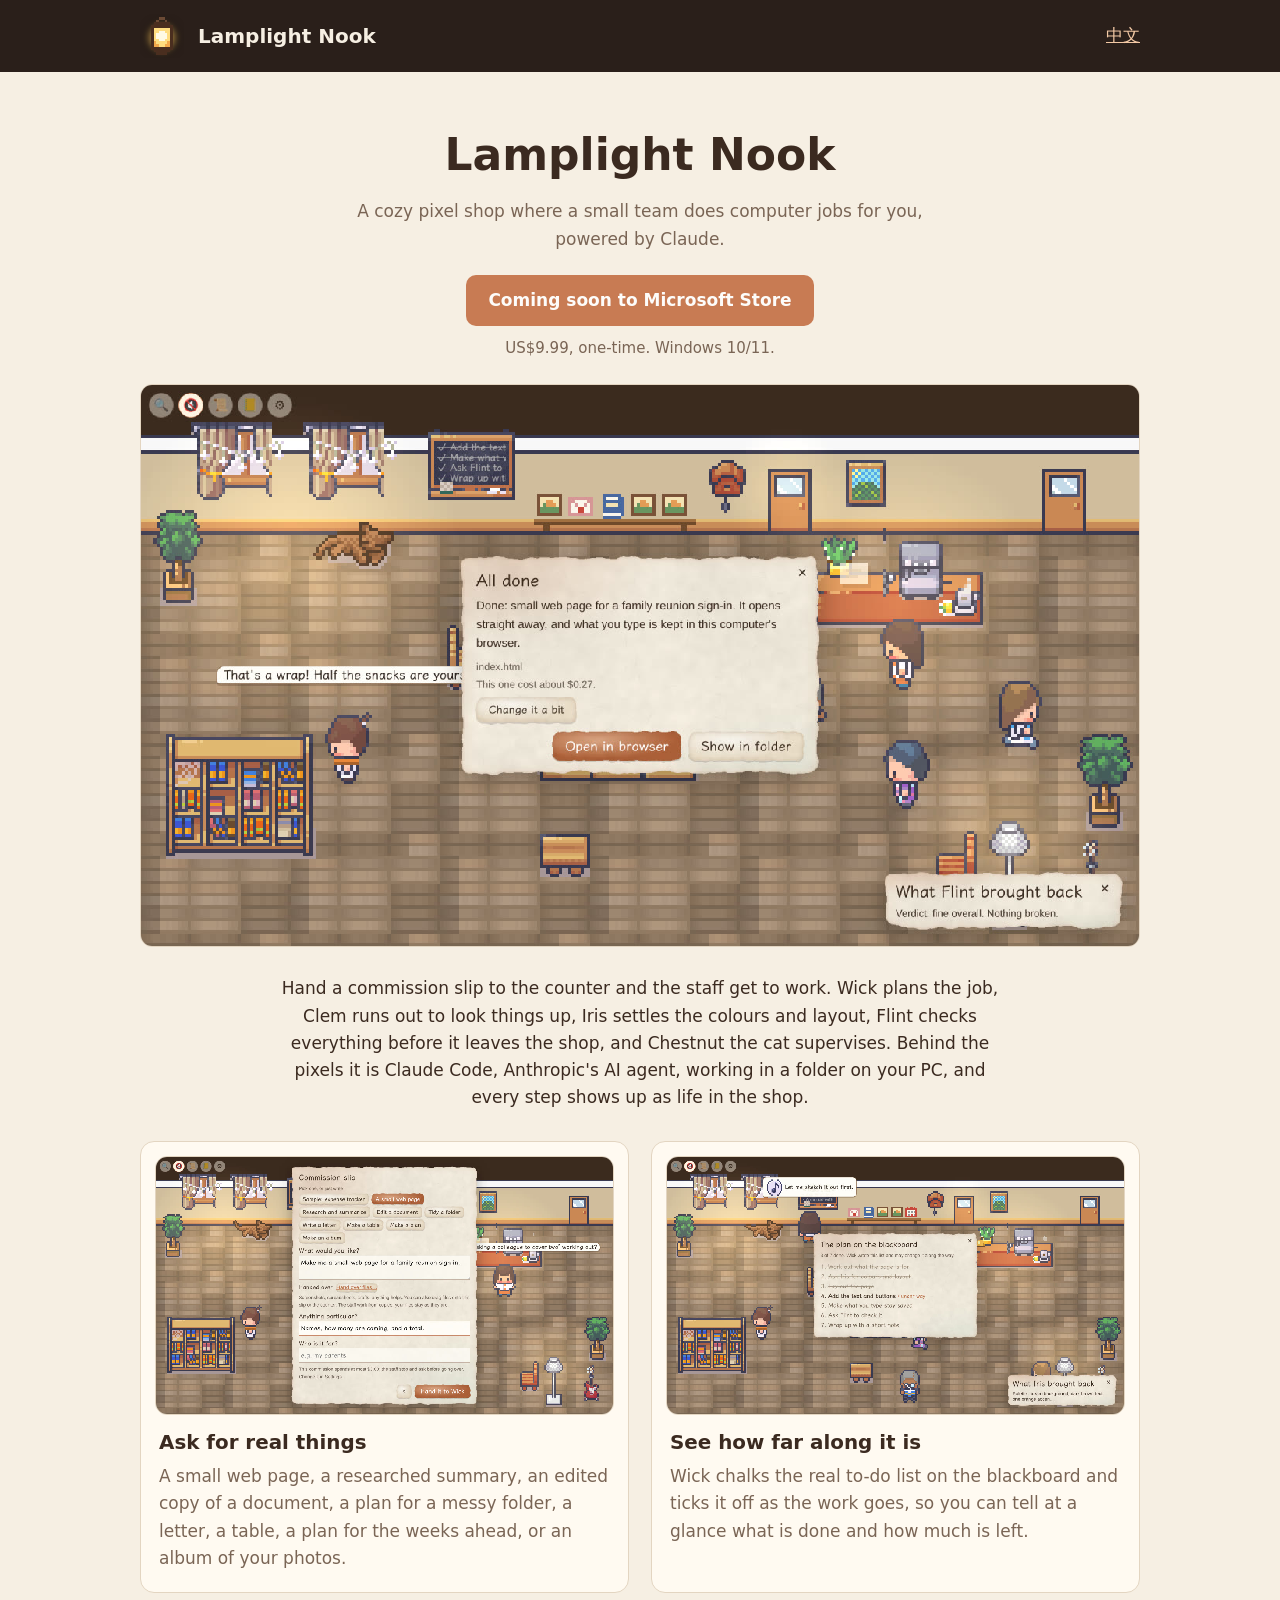
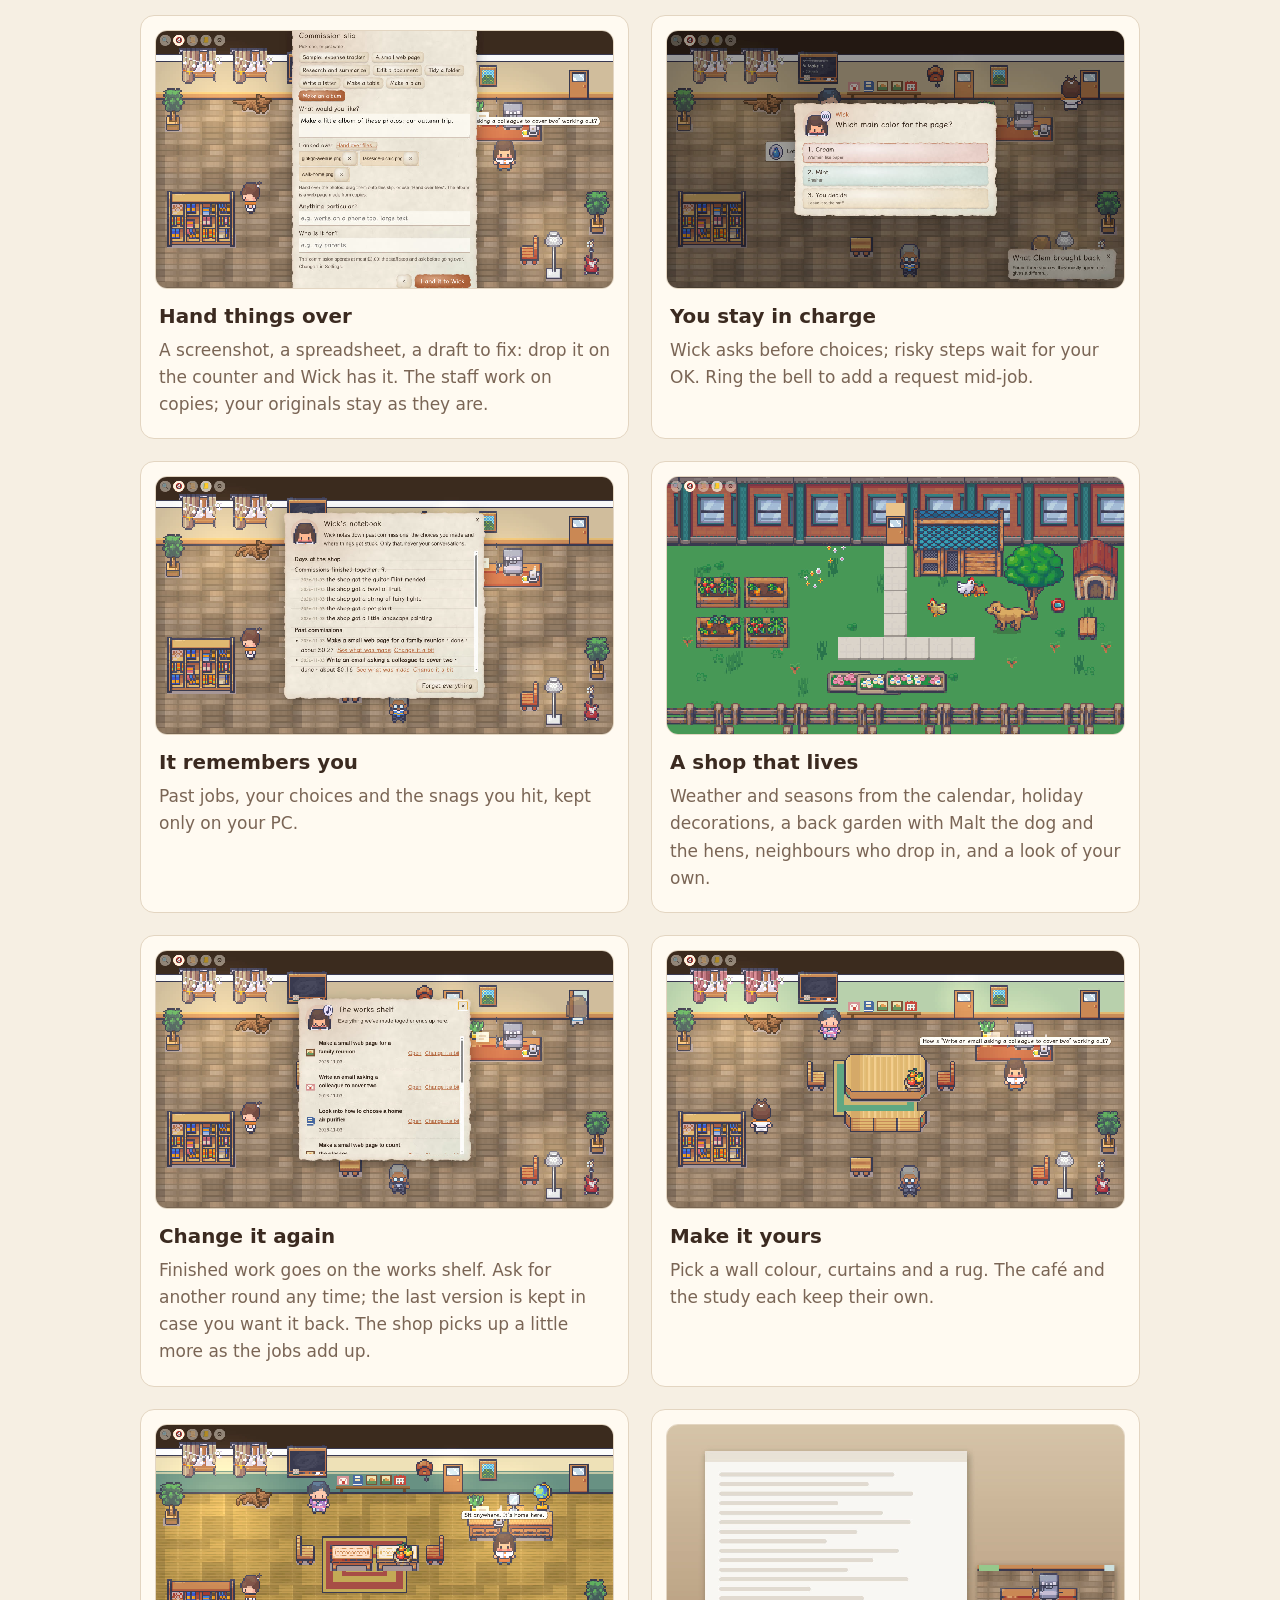
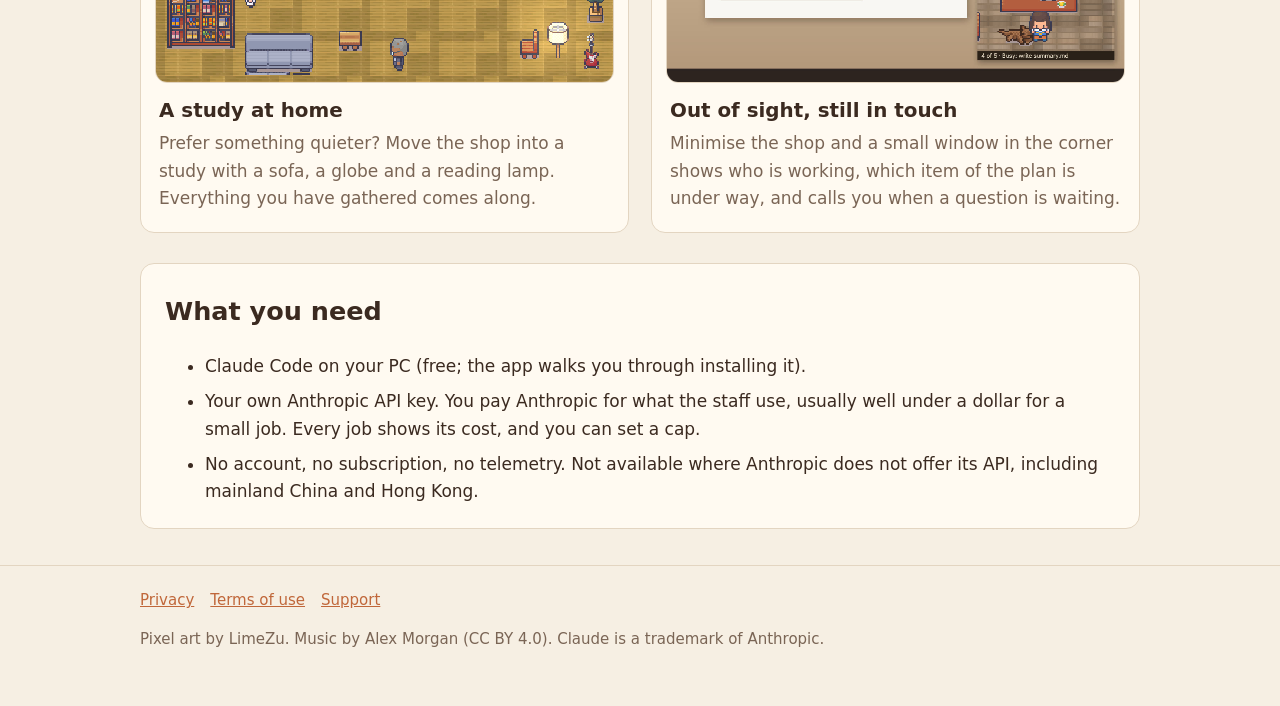
<file: index.html>
<!doctype html>
<html lang="en"><head><meta charset="utf-8"><meta name="viewport" content="width=device-width,initial-scale=1">
<title>Lamplight Nook</title><meta name="description" content="A cozy pixel shop where a small team does computer jobs for you, powered by Claude."><link rel="icon" href="img/icon.png"><style>:root{--paper:#f6efe3;--card:#fffaf1;--ink:#3b2a20;--soft:#7a6555;--accent:#c0673a;--line:#e3d5c1;--night:#2a1f1a}
@media (prefers-color-scheme:dark){:root{--paper:#221a15;--card:#2c221c;--ink:#f1e6d6;--soft:#c2ae99;--accent:#e08a5a;--line:#4a3a2f}}
*{box-sizing:border-box}body{margin:0;background:var(--paper);color:var(--ink);font:17px/1.6 system-ui,-apple-system,"Segoe UI","Microsoft YaHei",sans-serif}
a{color:var(--accent)}.wrap{max-width:1040px;margin:0 auto;padding:0 20px}
header{background:var(--night);color:#f6efe3}header .wrap{display:flex;align-items:center;gap:14px;padding:14px 20px}header img{width:44px;height:44px;image-rendering:pixelated}
header b{font-size:20px}header nav{margin-left:auto}header a{color:#f3c9a5}
.hero{padding:48px 0 24px;text-align:center}.hero h1{font-size:clamp(28px,5vw,44px);margin:0 0 8px}.hero p{color:var(--soft);margin:0 auto 22px;max-width:640px}
.soon{opacity:.85}.buy{display:inline-block;background:var(--accent);color:#fff;text-decoration:none;padding:12px 22px;border-radius:10px;font-weight:600}.price{display:block;margin-top:10px;color:var(--soft);font-size:15px}
.shot{width:100%;border-radius:12px;border:1px solid var(--line);display:block;image-rendering:pixelated}
.intro{max-width:720px;margin:28px auto 8px;text-align:center}
.feats{display:grid;grid-template-columns:repeat(auto-fit,minmax(min(100%,440px),1fr));gap:22px;margin:30px 0}
.feat{background:var(--card);border:1px solid var(--line);border-radius:14px;padding:14px}.feat h3{margin:12px 4px 4px}.feat p{margin:0 4px 6px;color:var(--soft)}
.need{background:var(--card);border:1px solid var(--line);border-radius:14px;padding:6px 24px;margin:10px 0 36px}.need li{margin:8px 0}
footer{border-top:1px solid var(--line);padding:22px 0 40px;color:var(--soft);font-size:15px}footer a{margin-right:16px}
.legal{max-width:760px;margin:0 auto;padding:30px 20px 60px}.legal h1{font-size:30px}.legal h2{font-size:21px;margin-top:28px}</style></head>
<body><header><div class="wrap"><img src="img/icon.png" alt=""><b>Lamplight Nook</b><nav><a href="zh.html">中文</a></nav></div></header>
<main class="wrap"><section class="hero"><h1>Lamplight Nook</h1><p>A cozy pixel shop where a small team does computer jobs for you, powered by Claude.</p><span class="buy soon">Coming soon to Microsoft Store</span><span class="price">US$9.99, one-time. Windows 10/11.</span></section>
<img class="shot" src="img/en-05-result.jpg" alt="">
<p class="intro">Hand a commission slip to the counter and the staff get to work. Wick plans the job, Clem runs out to look things up, Iris settles the colours and layout, Flint checks everything before it leaves the shop, and Chestnut the cat supervises. Behind the pixels it is Claude Code, Anthropic's AI agent, working in a folder on your PC, and every step shows up as life in the shop.</p>
<section class="feats"><div class="feat"><img class="shot" src="img/en-01-order.jpg" alt=""><h3>Ask for real things</h3><p>A small web page, a researched summary, an edited copy of a document, a plan for a messy folder, a letter, a table, a plan for the weeks ahead, or an album of your photos.</p></div><div class="feat"><img class="shot" src="img/en-02-board.jpg" alt=""><h3>See how far along it is</h3><p>Wick chalks the real to-do list on the blackboard and ticks it off as the work goes, so you can tell at a glance what is done and how much is left.</p></div><div class="feat"><img class="shot" src="img/en-03-materials.jpg" alt=""><h3>Hand things over</h3><p>A screenshot, a spreadsheet, a draft to fix: drop it on the counter and Wick has it. The staff work on copies; your originals stay as they are.</p></div><div class="feat"><img class="shot" src="img/en-04-question.jpg" alt=""><h3>You stay in charge</h3><p>Wick asks before choices; risky steps wait for your OK. Ring the bell to add a request mid-job.</p></div><div class="feat"><img class="shot" src="img/en-06-notebook.jpg" alt=""><h3>It remembers you</h3><p>Past jobs, your choices and the snags you hit, kept only on your PC.</p></div><div class="feat"><img class="shot" src="img/en-07-garden.jpg" alt=""><h3>A shop that lives</h3><p>Weather and seasons from the calendar, holiday decorations, a back garden with Malt the dog and the hens, neighbours who drop in, and a look of your own.</p></div><div class="feat"><img class="shot" src="img/en-08-shelf.jpg" alt=""><h3>Change it again</h3><p>Finished work goes on the works shelf. Ask for another round any time; the last version is kept in case you want it back. The shop picks up a little more as the jobs add up.</p></div><div class="feat"><img class="shot" src="img/en-11-furnish.jpg" alt=""><h3>Make it yours</h3><p>Pick a wall colour, curtains and a rug. The café and the study each keep their own.</p></div><div class="feat"><img class="shot" src="img/en-09-study.jpg" alt=""><h3>A study at home</h3><p>Prefer something quieter? Move the shop into a study with a sofa, a globe and a reading lamp. Everything you have gathered comes along.</p></div><div class="feat"><img class="shot" src="img/en-10-mini.jpg" alt=""><h3>Out of sight, still in touch</h3><p>Minimise the shop and a small window in the corner shows who is working, which item of the plan is under way, and calls you when a question is waiting.</p></div></section>
<section class="need"><h2>What you need</h2><ul><li>Claude Code on your PC (free; the app walks you through installing it).</li><li>Your own Anthropic API key. You pay Anthropic for what the staff use, usually well under a dollar for a small job. Every job shows its cost, and you can set a cap.</li><li>No account, no subscription, no telemetry. Not available where Anthropic does not offer its API, including mainland China and Hong Kong.</li></ul></section></main>
<footer><div class="wrap"><a href="privacy.html">Privacy</a><a href="terms.html">Terms of use</a><a href="mailto:24kplo@gmail.com">Support</a><p>Pixel art by LimeZu. Music by Alex Morgan (CC BY 4.0). Claude is a trademark of Anthropic.</p></div></footer></body></html>
</file>
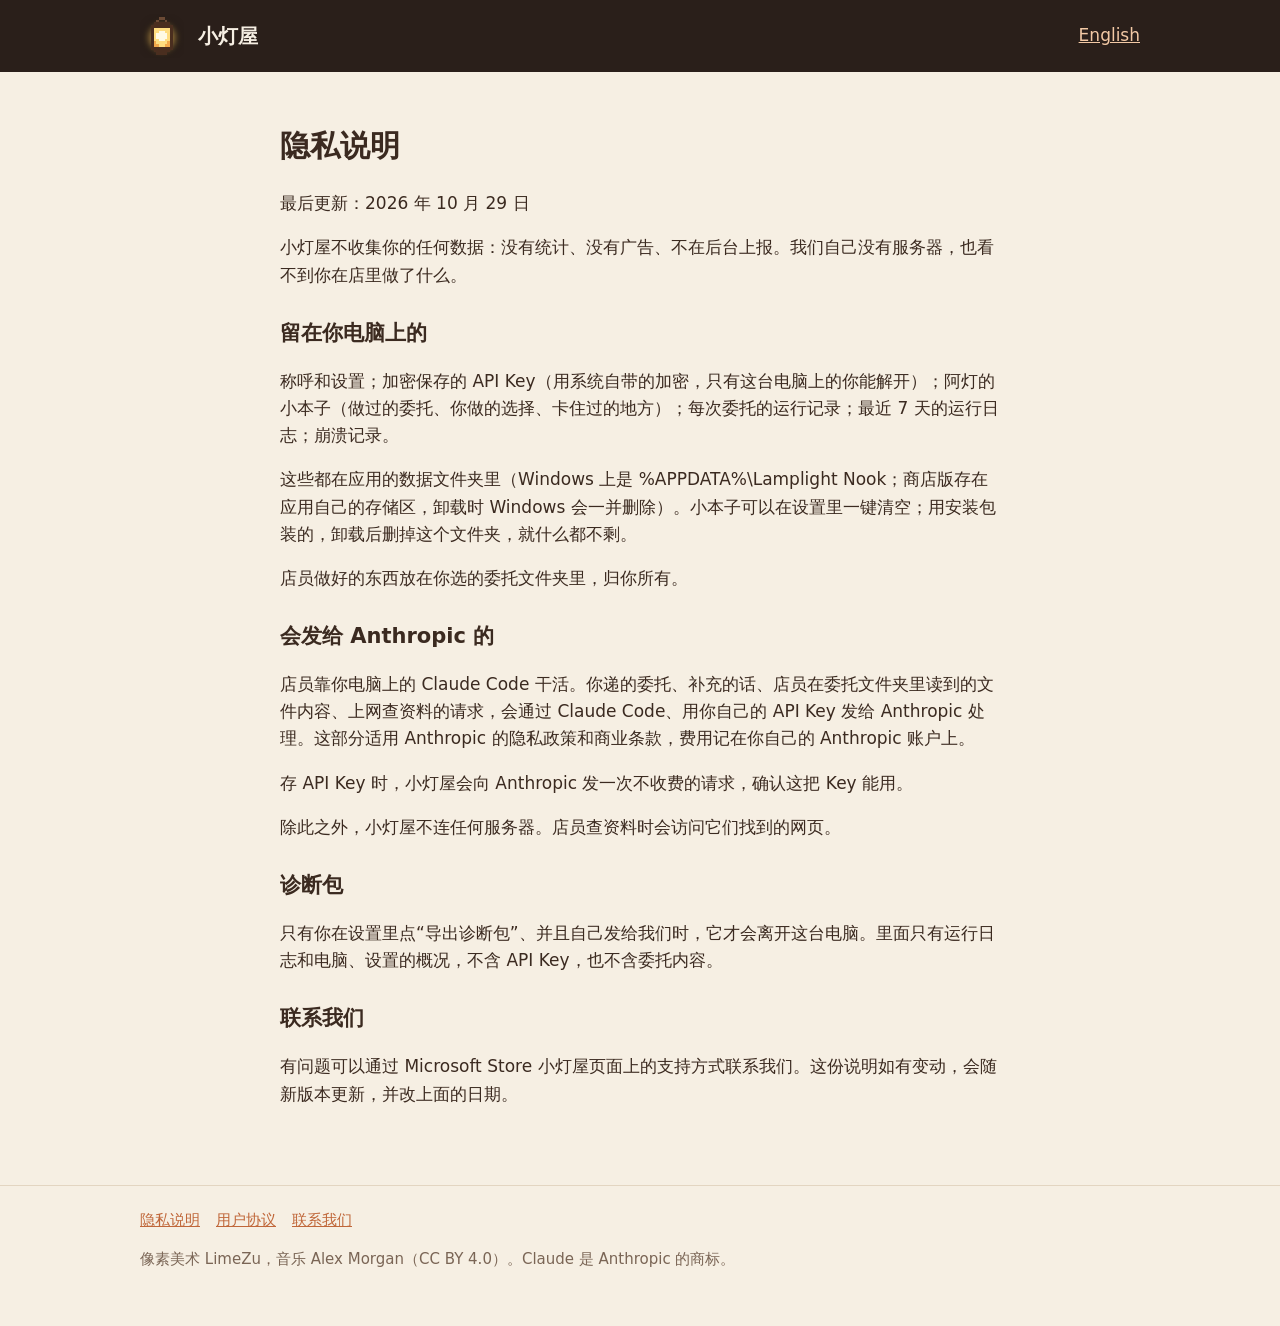
<file: privacy-zh.html>
<!doctype html>
<html lang="zh-CN"><head><meta charset="utf-8"><meta name="viewport" content="width=device-width,initial-scale=1">
<title>隐私说明 - 小灯屋</title><meta name="description" content="一间温馨的像素小店，店员们用 Claude 帮你把电脑上的活儿做好。"><link rel="icon" href="img/icon.png"><style>:root{--paper:#f6efe3;--card:#fffaf1;--ink:#3b2a20;--soft:#7a6555;--accent:#c0673a;--line:#e3d5c1;--night:#2a1f1a}
@media (prefers-color-scheme:dark){:root{--paper:#221a15;--card:#2c221c;--ink:#f1e6d6;--soft:#c2ae99;--accent:#e08a5a;--line:#4a3a2f}}
*{box-sizing:border-box}body{margin:0;background:var(--paper);color:var(--ink);font:17px/1.6 system-ui,-apple-system,"Segoe UI","Microsoft YaHei",sans-serif}
a{color:var(--accent)}.wrap{max-width:1040px;margin:0 auto;padding:0 20px}
header{background:var(--night);color:#f6efe3}header .wrap{display:flex;align-items:center;gap:14px;padding:14px 20px}header img{width:44px;height:44px;image-rendering:pixelated}
header b{font-size:20px}header nav{margin-left:auto}header a{color:#f3c9a5}
.hero{padding:48px 0 24px;text-align:center}.hero h1{font-size:clamp(28px,5vw,44px);margin:0 0 8px}.hero p{color:var(--soft);margin:0 auto 22px;max-width:640px}
.soon{opacity:.85}.buy{display:inline-block;background:var(--accent);color:#fff;text-decoration:none;padding:12px 22px;border-radius:10px;font-weight:600}.price{display:block;margin-top:10px;color:var(--soft);font-size:15px}
.shot{width:100%;border-radius:12px;border:1px solid var(--line);display:block;image-rendering:pixelated}
.intro{max-width:720px;margin:28px auto 8px;text-align:center}
.feats{display:grid;grid-template-columns:repeat(auto-fit,minmax(min(100%,440px),1fr));gap:22px;margin:30px 0}
.feat{background:var(--card);border:1px solid var(--line);border-radius:14px;padding:14px}.feat h3{margin:12px 4px 4px}.feat p{margin:0 4px 6px;color:var(--soft)}
.need{background:var(--card);border:1px solid var(--line);border-radius:14px;padding:6px 24px;margin:10px 0 36px}.need li{margin:8px 0}
footer{border-top:1px solid var(--line);padding:22px 0 40px;color:var(--soft);font-size:15px}footer a{margin-right:16px}
.legal{max-width:760px;margin:0 auto;padding:30px 20px 60px}.legal h1{font-size:30px}.legal h2{font-size:21px;margin-top:28px}</style></head>
<body><header><div class="wrap"><img src="img/icon.png" alt=""><b>小灯屋</b><nav><a href="index.html">English</a></nav></div></header>
<main class="legal"><h1>隐私说明</h1>
<p>最后更新：2026 年 10 月 29 日</p>
<p>小灯屋不收集你的任何数据：没有统计、没有广告、不在后台上报。我们自己没有服务器，也看不到你在店里做了什么。</p>
<h2>留在你电脑上的</h2>
<p>称呼和设置；加密保存的 API Key（用系统自带的加密，只有这台电脑上的你能解开）；阿灯的小本子（做过的委托、你做的选择、卡住过的地方）；每次委托的运行记录；最近 7 天的运行日志；崩溃记录。</p>
<p>这些都在应用的数据文件夹里（Windows 上是 %APPDATA%\Lamplight Nook；商店版存在应用自己的存储区，卸载时 Windows 会一并删除）。小本子可以在设置里一键清空；用安装包装的，卸载后删掉这个文件夹，就什么都不剩。</p>
<p>店员做好的东西放在你选的委托文件夹里，归你所有。</p>
<h2>会发给 Anthropic 的</h2>
<p>店员靠你电脑上的 Claude Code 干活。你递的委托、补充的话、店员在委托文件夹里读到的文件内容、上网查资料的请求，会通过 Claude Code、用你自己的 API Key 发给 Anthropic 处理。这部分适用 Anthropic 的隐私政策和商业条款，费用记在你自己的 Anthropic 账户上。</p>
<p>存 API Key 时，小灯屋会向 Anthropic 发一次不收费的请求，确认这把 Key 能用。</p>
<p>除此之外，小灯屋不连任何服务器。店员查资料时会访问它们找到的网页。</p>
<h2>诊断包</h2>
<p>只有你在设置里点“导出诊断包”、并且自己发给我们时，它才会离开这台电脑。里面只有运行日志和电脑、设置的概况，不含 API Key，也不含委托内容。</p>
<h2>联系我们</h2>
<p>有问题可以通过 Microsoft Store 小灯屋页面上的支持方式联系我们。这份说明如有变动，会随新版本更新，并改上面的日期。</p></main>
<footer><div class="wrap"><a href="privacy-zh.html">隐私说明</a><a href="terms-zh.html">用户协议</a><a href="https://github.com/LewisSwan24/lamplight-nook-site/issues">联系我们</a><p>像素美术 LimeZu，音乐 Alex Morgan（CC BY 4.0）。Claude 是 Anthropic 的商标。</p></div></footer></body></html>
</file>
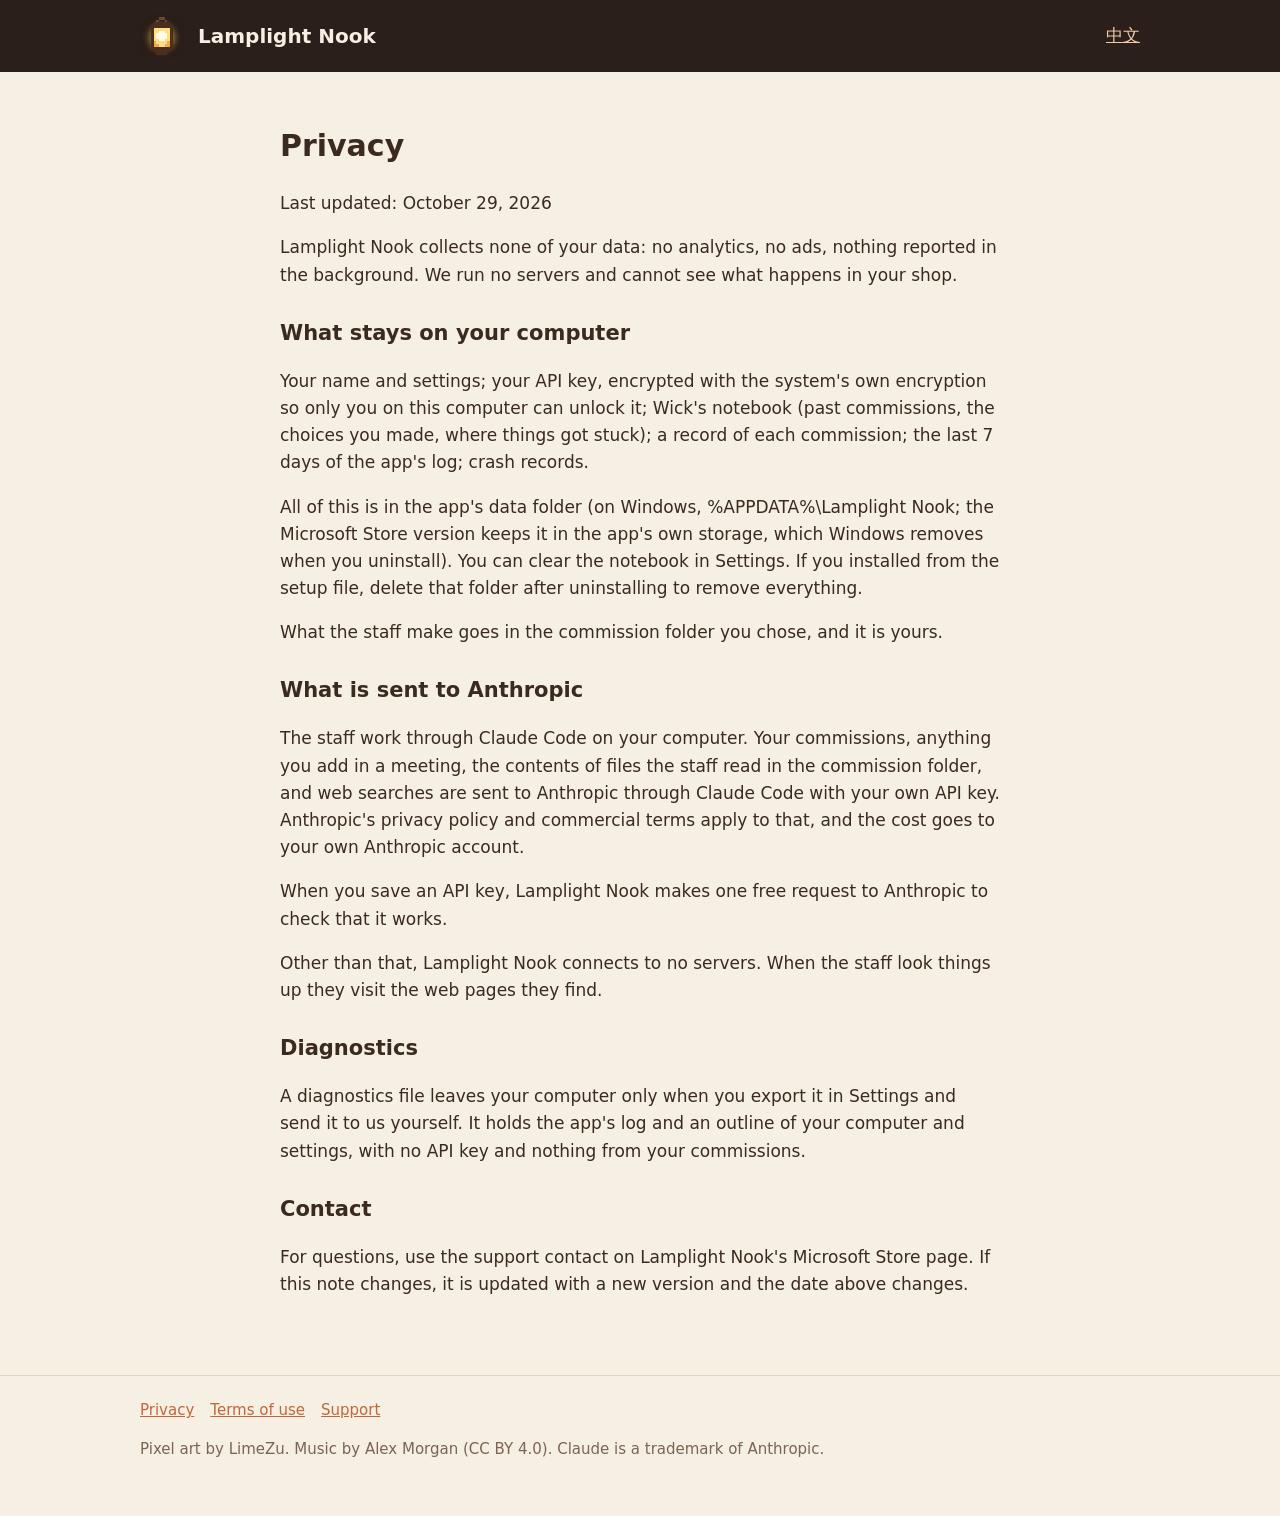
<file: privacy.html>
<!doctype html>
<html lang="en"><head><meta charset="utf-8"><meta name="viewport" content="width=device-width,initial-scale=1">
<title>Privacy - Lamplight Nook</title><meta name="description" content="A cozy pixel shop where a small team does computer jobs for you, powered by Claude."><link rel="icon" href="img/icon.png"><style>:root{--paper:#f6efe3;--card:#fffaf1;--ink:#3b2a20;--soft:#7a6555;--accent:#c0673a;--line:#e3d5c1;--night:#2a1f1a}
@media (prefers-color-scheme:dark){:root{--paper:#221a15;--card:#2c221c;--ink:#f1e6d6;--soft:#c2ae99;--accent:#e08a5a;--line:#4a3a2f}}
*{box-sizing:border-box}body{margin:0;background:var(--paper);color:var(--ink);font:17px/1.6 system-ui,-apple-system,"Segoe UI","Microsoft YaHei",sans-serif}
a{color:var(--accent)}.wrap{max-width:1040px;margin:0 auto;padding:0 20px}
header{background:var(--night);color:#f6efe3}header .wrap{display:flex;align-items:center;gap:14px;padding:14px 20px}header img{width:44px;height:44px;image-rendering:pixelated}
header b{font-size:20px}header nav{margin-left:auto}header a{color:#f3c9a5}
.hero{padding:48px 0 24px;text-align:center}.hero h1{font-size:clamp(28px,5vw,44px);margin:0 0 8px}.hero p{color:var(--soft);margin:0 auto 22px;max-width:640px}
.soon{opacity:.85}.buy{display:inline-block;background:var(--accent);color:#fff;text-decoration:none;padding:12px 22px;border-radius:10px;font-weight:600}.price{display:block;margin-top:10px;color:var(--soft);font-size:15px}
.shot{width:100%;border-radius:12px;border:1px solid var(--line);display:block;image-rendering:pixelated}
.intro{max-width:720px;margin:28px auto 8px;text-align:center}
.feats{display:grid;grid-template-columns:repeat(auto-fit,minmax(min(100%,440px),1fr));gap:22px;margin:30px 0}
.feat{background:var(--card);border:1px solid var(--line);border-radius:14px;padding:14px}.feat h3{margin:12px 4px 4px}.feat p{margin:0 4px 6px;color:var(--soft)}
.need{background:var(--card);border:1px solid var(--line);border-radius:14px;padding:6px 24px;margin:10px 0 36px}.need li{margin:8px 0}
footer{border-top:1px solid var(--line);padding:22px 0 40px;color:var(--soft);font-size:15px}footer a{margin-right:16px}
.legal{max-width:760px;margin:0 auto;padding:30px 20px 60px}.legal h1{font-size:30px}.legal h2{font-size:21px;margin-top:28px}</style></head>
<body><header><div class="wrap"><img src="img/icon.png" alt=""><b>Lamplight Nook</b><nav><a href="zh.html">中文</a></nav></div></header>
<main class="legal"><h1>Privacy</h1>
<p>Last updated: October 29, 2026</p>
<p>Lamplight Nook collects none of your data: no analytics, no ads, nothing reported in the background. We run no servers and cannot see what happens in your shop.</p>
<h2>What stays on your computer</h2>
<p>Your name and settings; your API key, encrypted with the system's own encryption so only you on this computer can unlock it; Wick's notebook (past commissions, the choices you made, where things got stuck); a record of each commission; the last 7 days of the app's log; crash records.</p>
<p>All of this is in the app's data folder (on Windows, %APPDATA%\Lamplight Nook; the Microsoft Store version keeps it in the app's own storage, which Windows removes when you uninstall). You can clear the notebook in Settings. If you installed from the setup file, delete that folder after uninstalling to remove everything.</p>
<p>What the staff make goes in the commission folder you chose, and it is yours.</p>
<h2>What is sent to Anthropic</h2>
<p>The staff work through Claude Code on your computer. Your commissions, anything you add in a meeting, the contents of files the staff read in the commission folder, and web searches are sent to Anthropic through Claude Code with your own API key. Anthropic's privacy policy and commercial terms apply to that, and the cost goes to your own Anthropic account.</p>
<p>When you save an API key, Lamplight Nook makes one free request to Anthropic to check that it works.</p>
<p>Other than that, Lamplight Nook connects to no servers. When the staff look things up they visit the web pages they find.</p>
<h2>Diagnostics</h2>
<p>A diagnostics file leaves your computer only when you export it in Settings and send it to us yourself. It holds the app's log and an outline of your computer and settings, with no API key and nothing from your commissions.</p>
<h2>Contact</h2>
<p>For questions, use the support contact on Lamplight Nook's Microsoft Store page. If this note changes, it is updated with a new version and the date above changes.</p></main>
<footer><div class="wrap"><a href="privacy.html">Privacy</a><a href="terms.html">Terms of use</a><a href="https://github.com/LewisSwan24/lamplight-nook-site/issues">Support</a><p>Pixel art by LimeZu. Music by Alex Morgan (CC BY 4.0). Claude is a trademark of Anthropic.</p></div></footer></body></html>
</file>
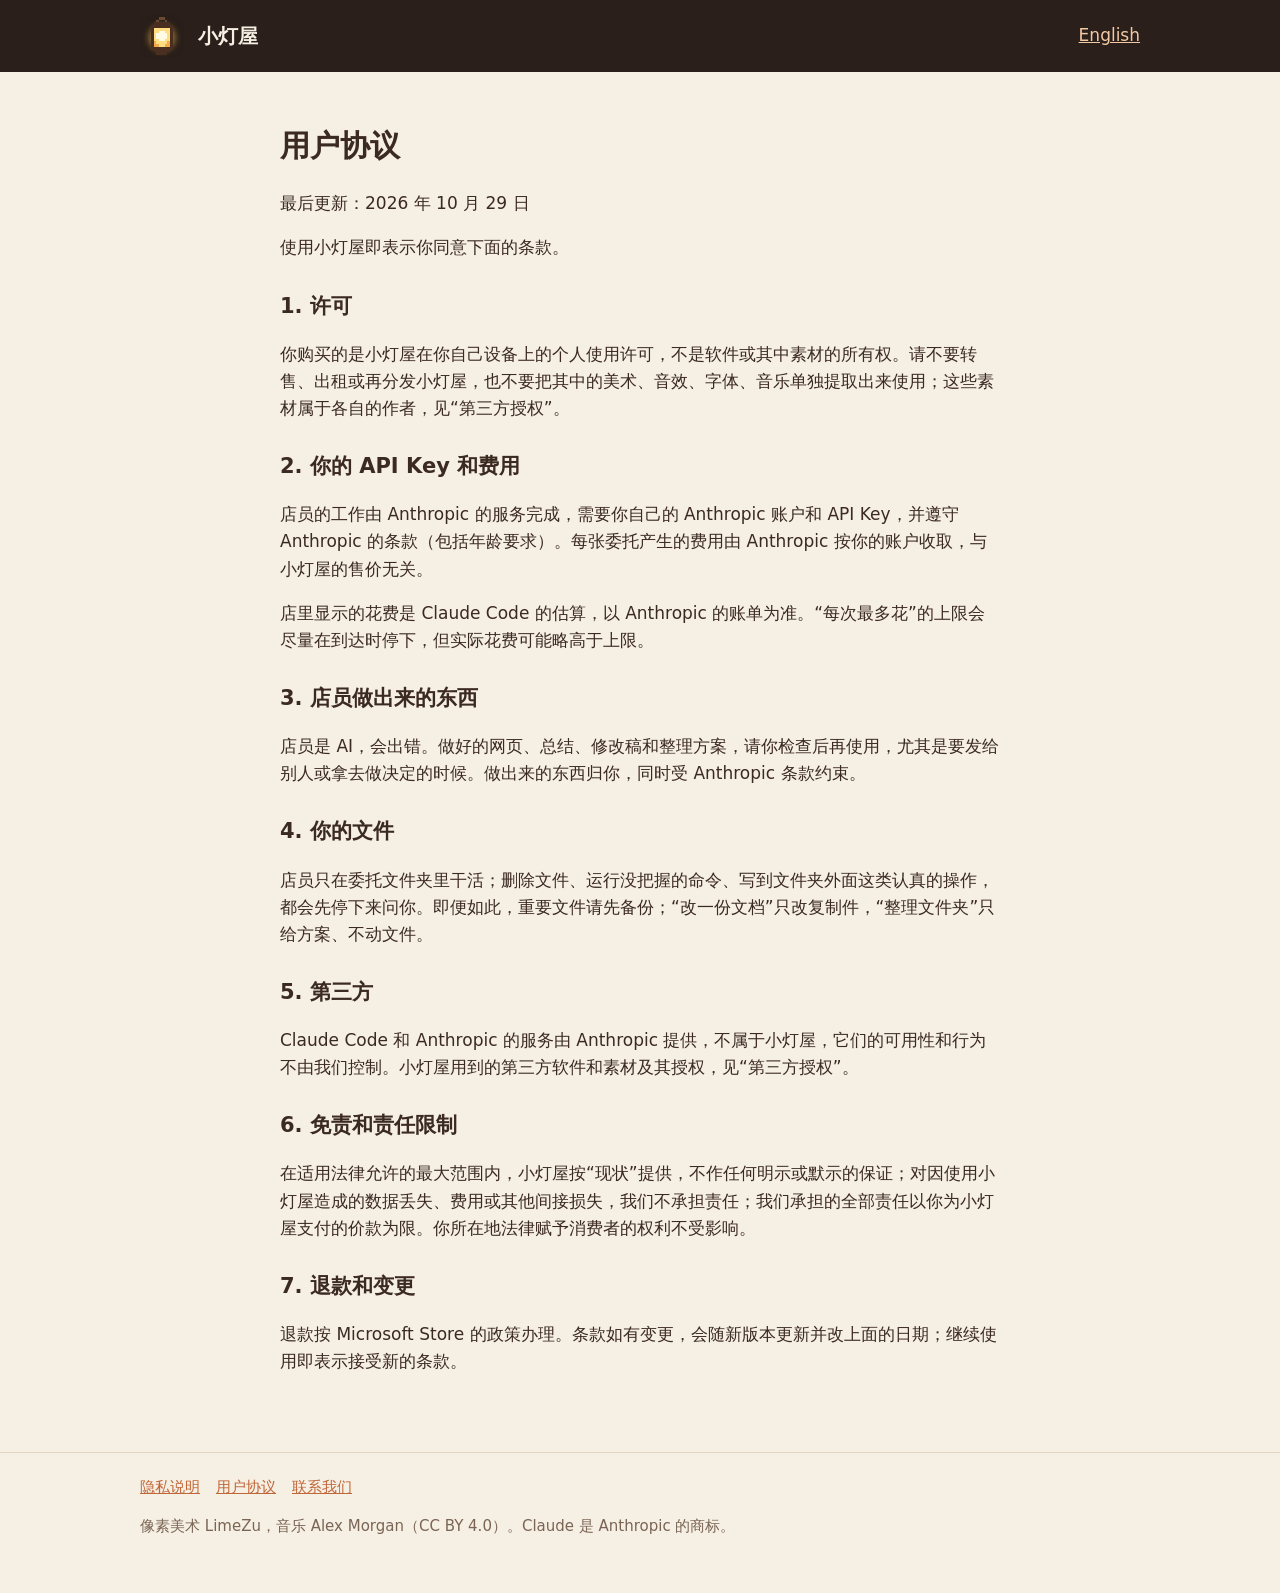
<file: terms-zh.html>
<!doctype html>
<html lang="zh-CN"><head><meta charset="utf-8"><meta name="viewport" content="width=device-width,initial-scale=1">
<title>用户协议 - 小灯屋</title><meta name="description" content="一间温馨的像素小店，店员们用 Claude 帮你把电脑上的活儿做好。"><link rel="icon" href="img/icon.png"><style>:root{--paper:#f6efe3;--card:#fffaf1;--ink:#3b2a20;--soft:#7a6555;--accent:#c0673a;--line:#e3d5c1;--night:#2a1f1a}
@media (prefers-color-scheme:dark){:root{--paper:#221a15;--card:#2c221c;--ink:#f1e6d6;--soft:#c2ae99;--accent:#e08a5a;--line:#4a3a2f}}
*{box-sizing:border-box}body{margin:0;background:var(--paper);color:var(--ink);font:17px/1.6 system-ui,-apple-system,"Segoe UI","Microsoft YaHei",sans-serif}
a{color:var(--accent)}.wrap{max-width:1040px;margin:0 auto;padding:0 20px}
header{background:var(--night);color:#f6efe3}header .wrap{display:flex;align-items:center;gap:14px;padding:14px 20px}header img{width:44px;height:44px;image-rendering:pixelated}
header b{font-size:20px}header nav{margin-left:auto}header a{color:#f3c9a5}
.hero{padding:48px 0 24px;text-align:center}.hero h1{font-size:clamp(28px,5vw,44px);margin:0 0 8px}.hero p{color:var(--soft);margin:0 auto 22px;max-width:640px}
.soon{opacity:.85}.buy{display:inline-block;background:var(--accent);color:#fff;text-decoration:none;padding:12px 22px;border-radius:10px;font-weight:600}.price{display:block;margin-top:10px;color:var(--soft);font-size:15px}
.shot{width:100%;border-radius:12px;border:1px solid var(--line);display:block;image-rendering:pixelated}
.intro{max-width:720px;margin:28px auto 8px;text-align:center}
.feats{display:grid;grid-template-columns:repeat(auto-fit,minmax(min(100%,440px),1fr));gap:22px;margin:30px 0}
.feat{background:var(--card);border:1px solid var(--line);border-radius:14px;padding:14px}.feat h3{margin:12px 4px 4px}.feat p{margin:0 4px 6px;color:var(--soft)}
.need{background:var(--card);border:1px solid var(--line);border-radius:14px;padding:6px 24px;margin:10px 0 36px}.need li{margin:8px 0}
footer{border-top:1px solid var(--line);padding:22px 0 40px;color:var(--soft);font-size:15px}footer a{margin-right:16px}
.legal{max-width:760px;margin:0 auto;padding:30px 20px 60px}.legal h1{font-size:30px}.legal h2{font-size:21px;margin-top:28px}</style></head>
<body><header><div class="wrap"><img src="img/icon.png" alt=""><b>小灯屋</b><nav><a href="index.html">English</a></nav></div></header>
<main class="legal"><h1>用户协议</h1>
<p>最后更新：2026 年 10 月 29 日</p>
<p>使用小灯屋即表示你同意下面的条款。</p>
<h2>1. 许可</h2>
<p>你购买的是小灯屋在你自己设备上的个人使用许可，不是软件或其中素材的所有权。请不要转售、出租或再分发小灯屋，也不要把其中的美术、音效、字体、音乐单独提取出来使用；这些素材属于各自的作者，见“第三方授权”。</p>
<h2>2. 你的 API Key 和费用</h2>
<p>店员的工作由 Anthropic 的服务完成，需要你自己的 Anthropic 账户和 API Key，并遵守 Anthropic 的条款（包括年龄要求）。每张委托产生的费用由 Anthropic 按你的账户收取，与小灯屋的售价无关。</p>
<p>店里显示的花费是 Claude Code 的估算，以 Anthropic 的账单为准。“每次最多花”的上限会尽量在到达时停下，但实际花费可能略高于上限。</p>
<h2>3. 店员做出来的东西</h2>
<p>店员是 AI，会出错。做好的网页、总结、修改稿和整理方案，请你检查后再使用，尤其是要发给别人或拿去做决定的时候。做出来的东西归你，同时受 Anthropic 条款约束。</p>
<h2>4. 你的文件</h2>
<p>店员只在委托文件夹里干活；删除文件、运行没把握的命令、写到文件夹外面这类认真的操作，都会先停下来问你。即便如此，重要文件请先备份；“改一份文档”只改复制件，“整理文件夹”只给方案、不动文件。</p>
<h2>5. 第三方</h2>
<p>Claude Code 和 Anthropic 的服务由 Anthropic 提供，不属于小灯屋，它们的可用性和行为不由我们控制。小灯屋用到的第三方软件和素材及其授权，见“第三方授权”。</p>
<h2>6. 免责和责任限制</h2>
<p>在适用法律允许的最大范围内，小灯屋按“现状”提供，不作任何明示或默示的保证；对因使用小灯屋造成的数据丢失、费用或其他间接损失，我们不承担责任；我们承担的全部责任以你为小灯屋支付的价款为限。你所在地法律赋予消费者的权利不受影响。</p>
<h2>7. 退款和变更</h2>
<p>退款按 Microsoft Store 的政策办理。条款如有变更，会随新版本更新并改上面的日期；继续使用即表示接受新的条款。</p></main>
<footer><div class="wrap"><a href="privacy-zh.html">隐私说明</a><a href="terms-zh.html">用户协议</a><a href="https://github.com/LewisSwan24/lamplight-nook-site/issues">联系我们</a><p>像素美术 LimeZu，音乐 Alex Morgan（CC BY 4.0）。Claude 是 Anthropic 的商标。</p></div></footer></body></html>
</file>
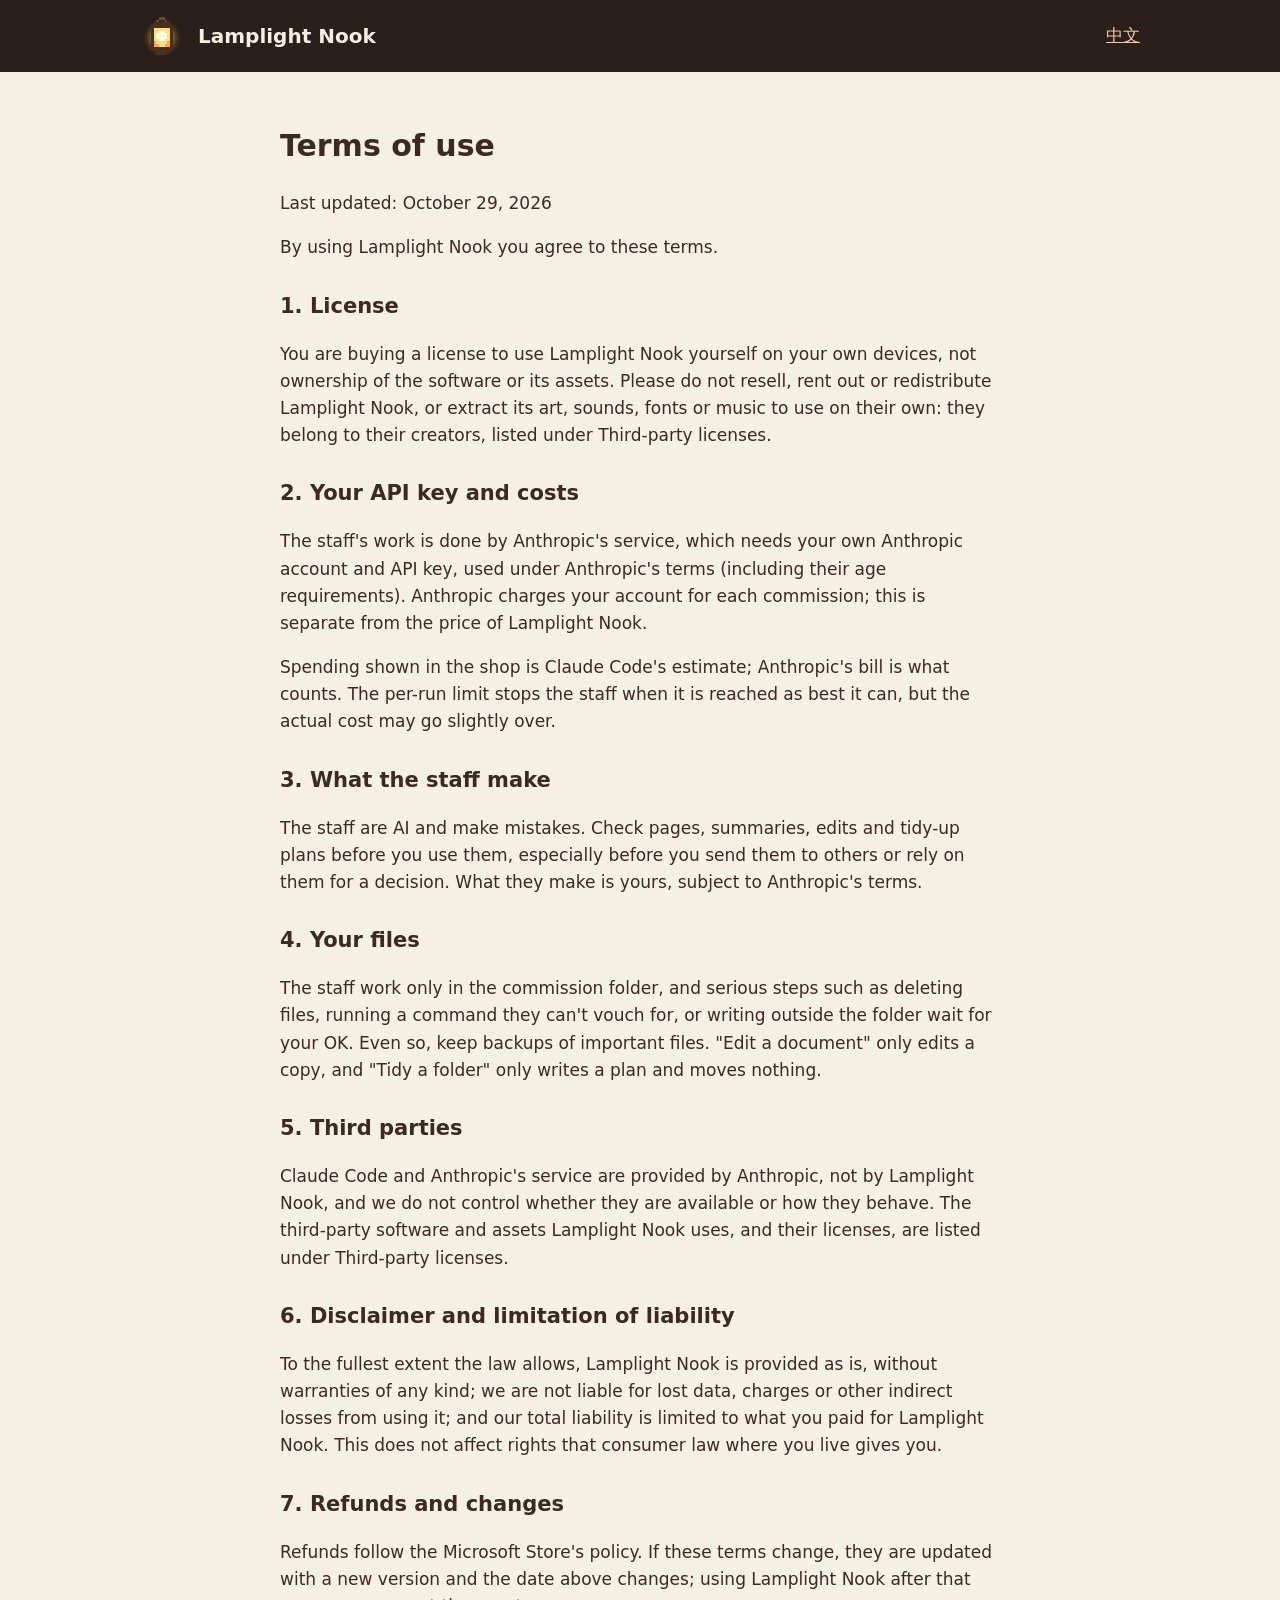
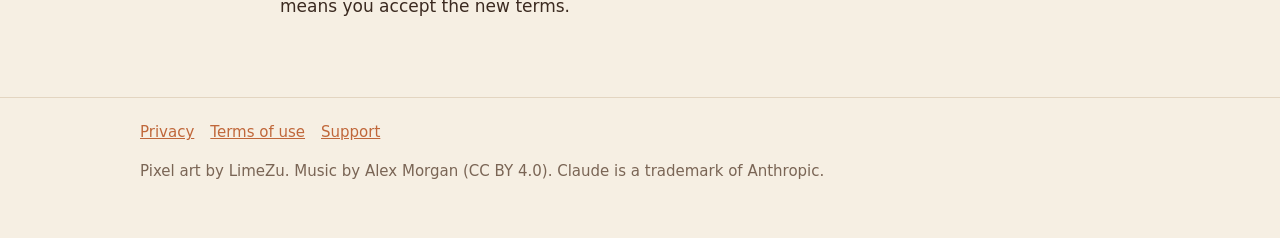
<file: terms.html>
<!doctype html>
<html lang="en"><head><meta charset="utf-8"><meta name="viewport" content="width=device-width,initial-scale=1">
<title>Terms of use - Lamplight Nook</title><meta name="description" content="A cozy pixel shop where a small team does computer jobs for you, powered by Claude."><link rel="icon" href="img/icon.png"><style>:root{--paper:#f6efe3;--card:#fffaf1;--ink:#3b2a20;--soft:#7a6555;--accent:#c0673a;--line:#e3d5c1;--night:#2a1f1a}
@media (prefers-color-scheme:dark){:root{--paper:#221a15;--card:#2c221c;--ink:#f1e6d6;--soft:#c2ae99;--accent:#e08a5a;--line:#4a3a2f}}
*{box-sizing:border-box}body{margin:0;background:var(--paper);color:var(--ink);font:17px/1.6 system-ui,-apple-system,"Segoe UI","Microsoft YaHei",sans-serif}
a{color:var(--accent)}.wrap{max-width:1040px;margin:0 auto;padding:0 20px}
header{background:var(--night);color:#f6efe3}header .wrap{display:flex;align-items:center;gap:14px;padding:14px 20px}header img{width:44px;height:44px;image-rendering:pixelated}
header b{font-size:20px}header nav{margin-left:auto}header a{color:#f3c9a5}
.hero{padding:48px 0 24px;text-align:center}.hero h1{font-size:clamp(28px,5vw,44px);margin:0 0 8px}.hero p{color:var(--soft);margin:0 auto 22px;max-width:640px}
.soon{opacity:.85}.buy{display:inline-block;background:var(--accent);color:#fff;text-decoration:none;padding:12px 22px;border-radius:10px;font-weight:600}.price{display:block;margin-top:10px;color:var(--soft);font-size:15px}
.shot{width:100%;border-radius:12px;border:1px solid var(--line);display:block;image-rendering:pixelated}
.intro{max-width:720px;margin:28px auto 8px;text-align:center}
.feats{display:grid;grid-template-columns:repeat(auto-fit,minmax(min(100%,440px),1fr));gap:22px;margin:30px 0}
.feat{background:var(--card);border:1px solid var(--line);border-radius:14px;padding:14px}.feat h3{margin:12px 4px 4px}.feat p{margin:0 4px 6px;color:var(--soft)}
.need{background:var(--card);border:1px solid var(--line);border-radius:14px;padding:6px 24px;margin:10px 0 36px}.need li{margin:8px 0}
footer{border-top:1px solid var(--line);padding:22px 0 40px;color:var(--soft);font-size:15px}footer a{margin-right:16px}
.legal{max-width:760px;margin:0 auto;padding:30px 20px 60px}.legal h1{font-size:30px}.legal h2{font-size:21px;margin-top:28px}</style></head>
<body><header><div class="wrap"><img src="img/icon.png" alt=""><b>Lamplight Nook</b><nav><a href="zh.html">中文</a></nav></div></header>
<main class="legal"><h1>Terms of use</h1>
<p>Last updated: October 29, 2026</p>
<p>By using Lamplight Nook you agree to these terms.</p>
<h2>1. License</h2>
<p>You are buying a license to use Lamplight Nook yourself on your own devices, not ownership of the software or its assets. Please do not resell, rent out or redistribute Lamplight Nook, or extract its art, sounds, fonts or music to use on their own: they belong to their creators, listed under Third-party licenses.</p>
<h2>2. Your API key and costs</h2>
<p>The staff's work is done by Anthropic's service, which needs your own Anthropic account and API key, used under Anthropic's terms (including their age requirements). Anthropic charges your account for each commission; this is separate from the price of Lamplight Nook.</p>
<p>Spending shown in the shop is Claude Code's estimate; Anthropic's bill is what counts. The per-run limit stops the staff when it is reached as best it can, but the actual cost may go slightly over.</p>
<h2>3. What the staff make</h2>
<p>The staff are AI and make mistakes. Check pages, summaries, edits and tidy-up plans before you use them, especially before you send them to others or rely on them for a decision. What they make is yours, subject to Anthropic's terms.</p>
<h2>4. Your files</h2>
<p>The staff work only in the commission folder, and serious steps such as deleting files, running a command they can't vouch for, or writing outside the folder wait for your OK. Even so, keep backups of important files. "Edit a document" only edits a copy, and "Tidy a folder" only writes a plan and moves nothing.</p>
<h2>5. Third parties</h2>
<p>Claude Code and Anthropic's service are provided by Anthropic, not by Lamplight Nook, and we do not control whether they are available or how they behave. The third-party software and assets Lamplight Nook uses, and their licenses, are listed under Third-party licenses.</p>
<h2>6. Disclaimer and limitation of liability</h2>
<p>To the fullest extent the law allows, Lamplight Nook is provided as is, without warranties of any kind; we are not liable for lost data, charges or other indirect losses from using it; and our total liability is limited to what you paid for Lamplight Nook. This does not affect rights that consumer law where you live gives you.</p>
<h2>7. Refunds and changes</h2>
<p>Refunds follow the Microsoft Store's policy. If these terms change, they are updated with a new version and the date above changes; using Lamplight Nook after that means you accept the new terms.</p></main>
<footer><div class="wrap"><a href="privacy.html">Privacy</a><a href="terms.html">Terms of use</a><a href="https://github.com/LewisSwan24/lamplight-nook-site/issues">Support</a><p>Pixel art by LimeZu. Music by Alex Morgan (CC BY 4.0). Claude is a trademark of Anthropic.</p></div></footer></body></html>
</file>
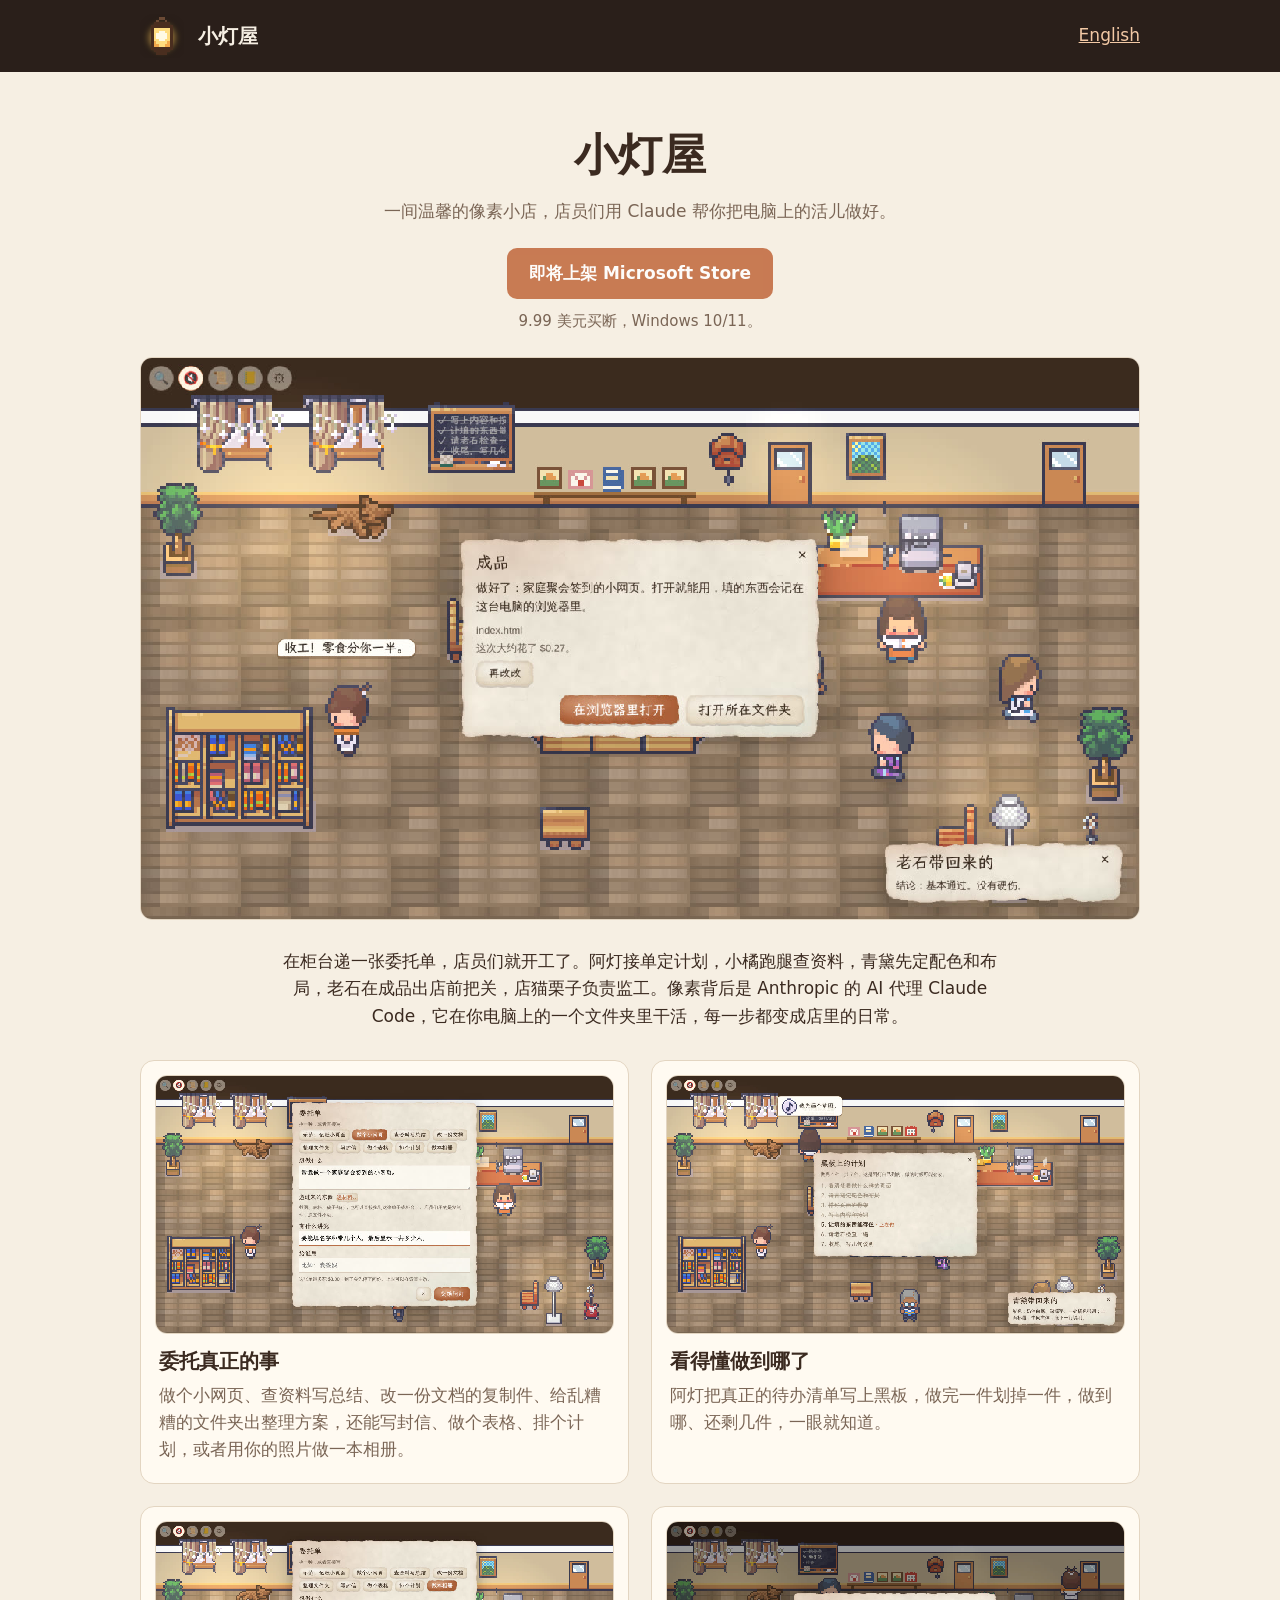
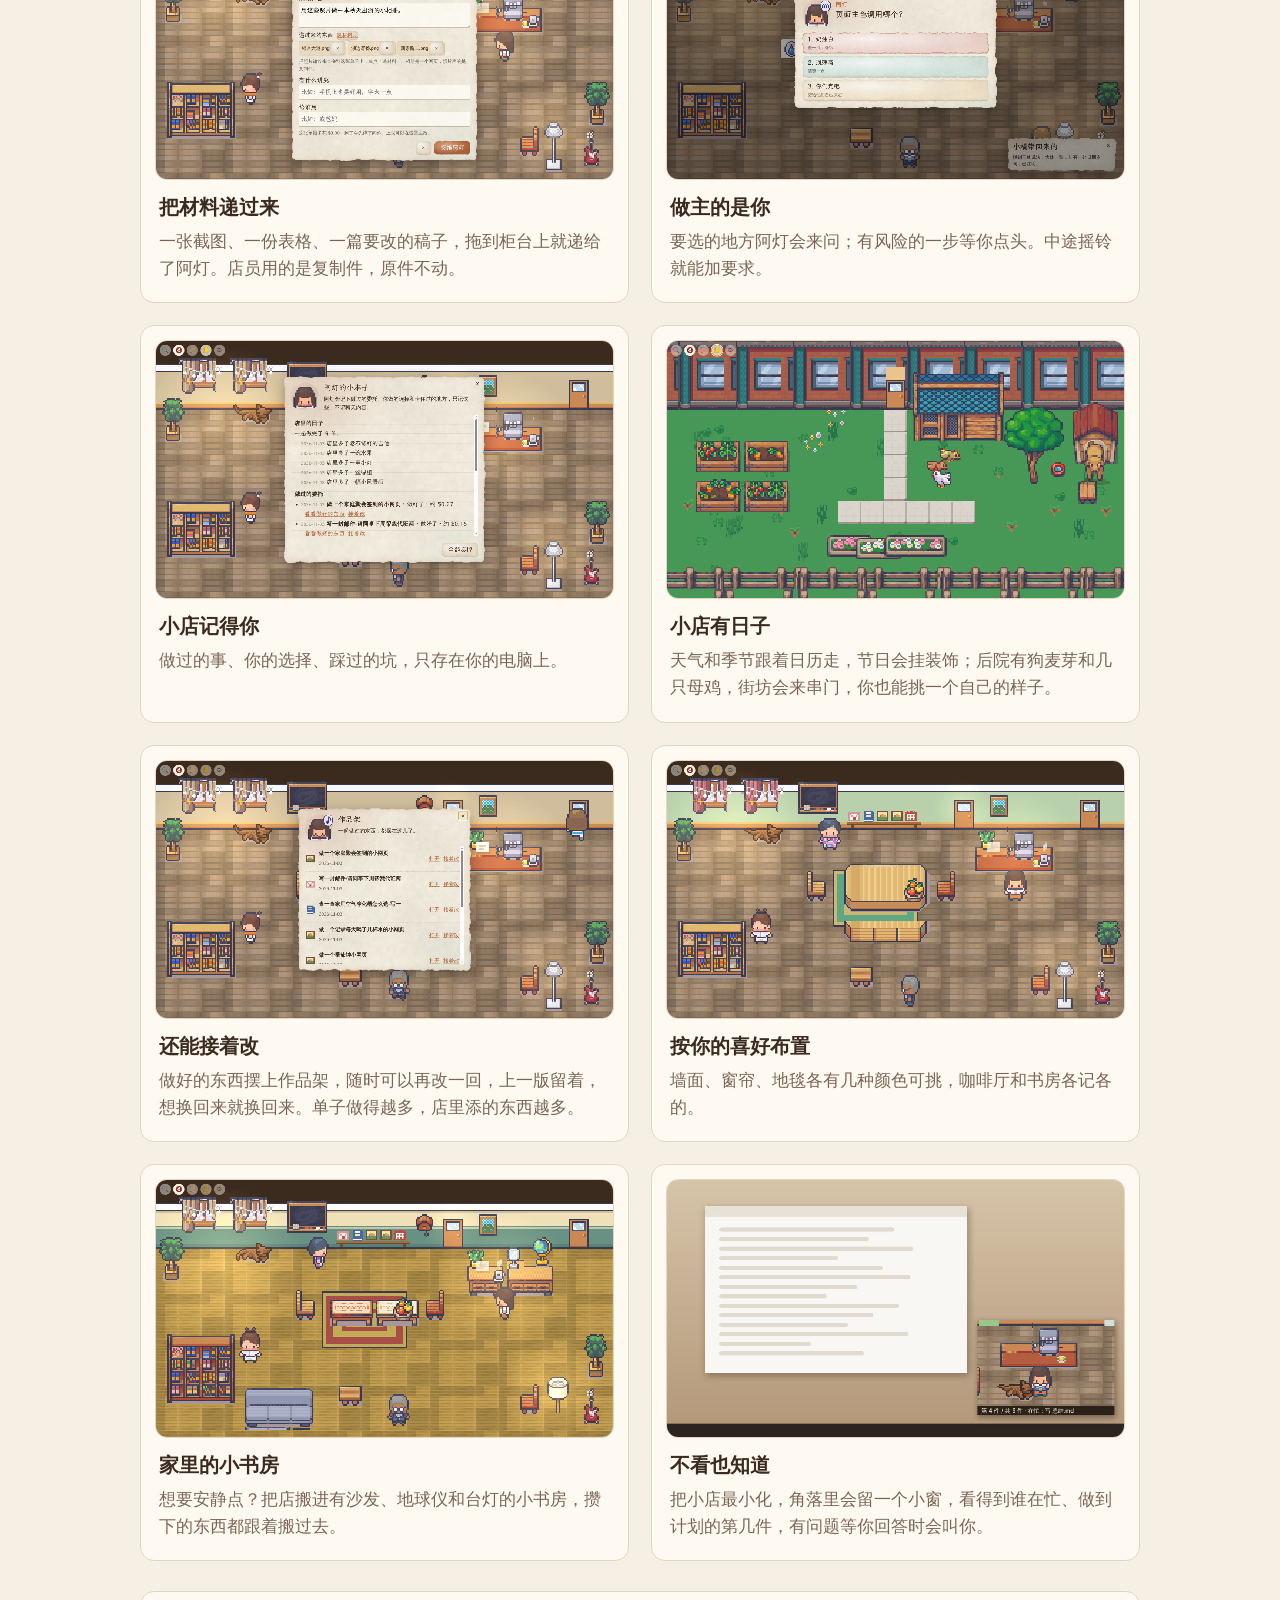
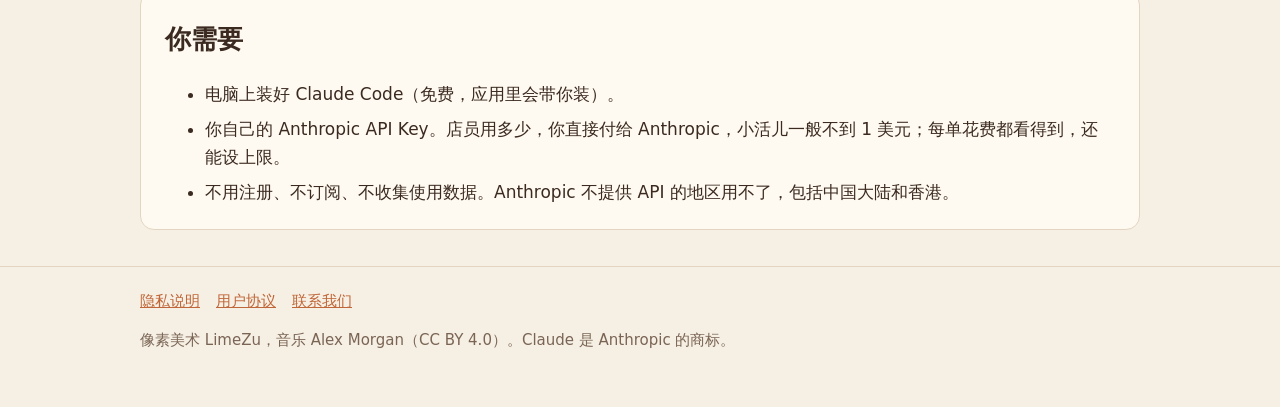
<file: zh.html>
<!doctype html>
<html lang="zh-CN"><head><meta charset="utf-8"><meta name="viewport" content="width=device-width,initial-scale=1">
<title>小灯屋</title><meta name="description" content="一间温馨的像素小店，店员们用 Claude 帮你把电脑上的活儿做好。"><link rel="icon" href="img/icon.png"><style>:root{--paper:#f6efe3;--card:#fffaf1;--ink:#3b2a20;--soft:#7a6555;--accent:#c0673a;--line:#e3d5c1;--night:#2a1f1a}
@media (prefers-color-scheme:dark){:root{--paper:#221a15;--card:#2c221c;--ink:#f1e6d6;--soft:#c2ae99;--accent:#e08a5a;--line:#4a3a2f}}
*{box-sizing:border-box}body{margin:0;background:var(--paper);color:var(--ink);font:17px/1.6 system-ui,-apple-system,"Segoe UI","Microsoft YaHei",sans-serif}
a{color:var(--accent)}.wrap{max-width:1040px;margin:0 auto;padding:0 20px}
header{background:var(--night);color:#f6efe3}header .wrap{display:flex;align-items:center;gap:14px;padding:14px 20px}header img{width:44px;height:44px;image-rendering:pixelated}
header b{font-size:20px}header nav{margin-left:auto}header a{color:#f3c9a5}
.hero{padding:48px 0 24px;text-align:center}.hero h1{font-size:clamp(28px,5vw,44px);margin:0 0 8px}.hero p{color:var(--soft);margin:0 auto 22px;max-width:640px}
.soon{opacity:.85}.buy{display:inline-block;background:var(--accent);color:#fff;text-decoration:none;padding:12px 22px;border-radius:10px;font-weight:600}.price{display:block;margin-top:10px;color:var(--soft);font-size:15px}
.shot{width:100%;border-radius:12px;border:1px solid var(--line);display:block;image-rendering:pixelated}
.intro{max-width:720px;margin:28px auto 8px;text-align:center}
.feats{display:grid;grid-template-columns:repeat(auto-fit,minmax(min(100%,440px),1fr));gap:22px;margin:30px 0}
.feat{background:var(--card);border:1px solid var(--line);border-radius:14px;padding:14px}.feat h3{margin:12px 4px 4px}.feat p{margin:0 4px 6px;color:var(--soft)}
.need{background:var(--card);border:1px solid var(--line);border-radius:14px;padding:6px 24px;margin:10px 0 36px}.need li{margin:8px 0}
footer{border-top:1px solid var(--line);padding:22px 0 40px;color:var(--soft);font-size:15px}footer a{margin-right:16px}
.legal{max-width:760px;margin:0 auto;padding:30px 20px 60px}.legal h1{font-size:30px}.legal h2{font-size:21px;margin-top:28px}</style></head>
<body><header><div class="wrap"><img src="img/icon.png" alt=""><b>小灯屋</b><nav><a href="index.html">English</a></nav></div></header>
<main class="wrap"><section class="hero"><h1>小灯屋</h1><p>一间温馨的像素小店，店员们用 Claude 帮你把电脑上的活儿做好。</p><span class="buy soon">即将上架 Microsoft Store</span><span class="price">9.99 美元买断，Windows 10/11。</span></section>
<img class="shot" src="img/zh-05-result.jpg" alt="">
<p class="intro">在柜台递一张委托单，店员们就开工了。阿灯接单定计划，小橘跑腿查资料，青黛先定配色和布局，老石在成品出店前把关，店猫栗子负责监工。像素背后是 Anthropic 的 AI 代理 Claude Code，它在你电脑上的一个文件夹里干活，每一步都变成店里的日常。</p>
<section class="feats"><div class="feat"><img class="shot" src="img/zh-01-order.jpg" alt=""><h3>委托真正的事</h3><p>做个小网页、查资料写总结、改一份文档的复制件、给乱糟糟的文件夹出整理方案，还能写封信、做个表格、排个计划，或者用你的照片做一本相册。</p></div><div class="feat"><img class="shot" src="img/zh-02-board.jpg" alt=""><h3>看得懂做到哪了</h3><p>阿灯把真正的待办清单写上黑板，做完一件划掉一件，做到哪、还剩几件，一眼就知道。</p></div><div class="feat"><img class="shot" src="img/zh-03-materials.jpg" alt=""><h3>把材料递过来</h3><p>一张截图、一份表格、一篇要改的稿子，拖到柜台上就递给了阿灯。店员用的是复制件，原件不动。</p></div><div class="feat"><img class="shot" src="img/zh-04-question.jpg" alt=""><h3>做主的是你</h3><p>要选的地方阿灯会来问；有风险的一步等你点头。中途摇铃就能加要求。</p></div><div class="feat"><img class="shot" src="img/zh-06-notebook.jpg" alt=""><h3>小店记得你</h3><p>做过的事、你的选择、踩过的坑，只存在你的电脑上。</p></div><div class="feat"><img class="shot" src="img/zh-07-garden.jpg" alt=""><h3>小店有日子</h3><p>天气和季节跟着日历走，节日会挂装饰；后院有狗麦芽和几只母鸡，街坊会来串门，你也能挑一个自己的样子。</p></div><div class="feat"><img class="shot" src="img/zh-08-shelf.jpg" alt=""><h3>还能接着改</h3><p>做好的东西摆上作品架，随时可以再改一回，上一版留着，想换回来就换回来。单子做得越多，店里添的东西越多。</p></div><div class="feat"><img class="shot" src="img/zh-11-furnish.jpg" alt=""><h3>按你的喜好布置</h3><p>墙面、窗帘、地毯各有几种颜色可挑，咖啡厅和书房各记各的。</p></div><div class="feat"><img class="shot" src="img/zh-09-study.jpg" alt=""><h3>家里的小书房</h3><p>想要安静点？把店搬进有沙发、地球仪和台灯的小书房，攒下的东西都跟着搬过去。</p></div><div class="feat"><img class="shot" src="img/zh-10-mini.jpg" alt=""><h3>不看也知道</h3><p>把小店最小化，角落里会留一个小窗，看得到谁在忙、做到计划的第几件，有问题等你回答时会叫你。</p></div></section>
<section class="need"><h2>你需要</h2><ul><li>电脑上装好 Claude Code（免费，应用里会带你装）。</li><li>你自己的 Anthropic API Key。店员用多少，你直接付给 Anthropic，小活儿一般不到 1 美元；每单花费都看得到，还能设上限。</li><li>不用注册、不订阅、不收集使用数据。Anthropic 不提供 API 的地区用不了，包括中国大陆和香港。</li></ul></section></main>
<footer><div class="wrap"><a href="privacy-zh.html">隐私说明</a><a href="terms-zh.html">用户协议</a><a href="mailto:24kplo@gmail.com">联系我们</a><p>像素美术 LimeZu，音乐 Alex Morgan（CC BY 4.0）。Claude 是 Anthropic 的商标。</p></div></footer></body></html>
</file>
